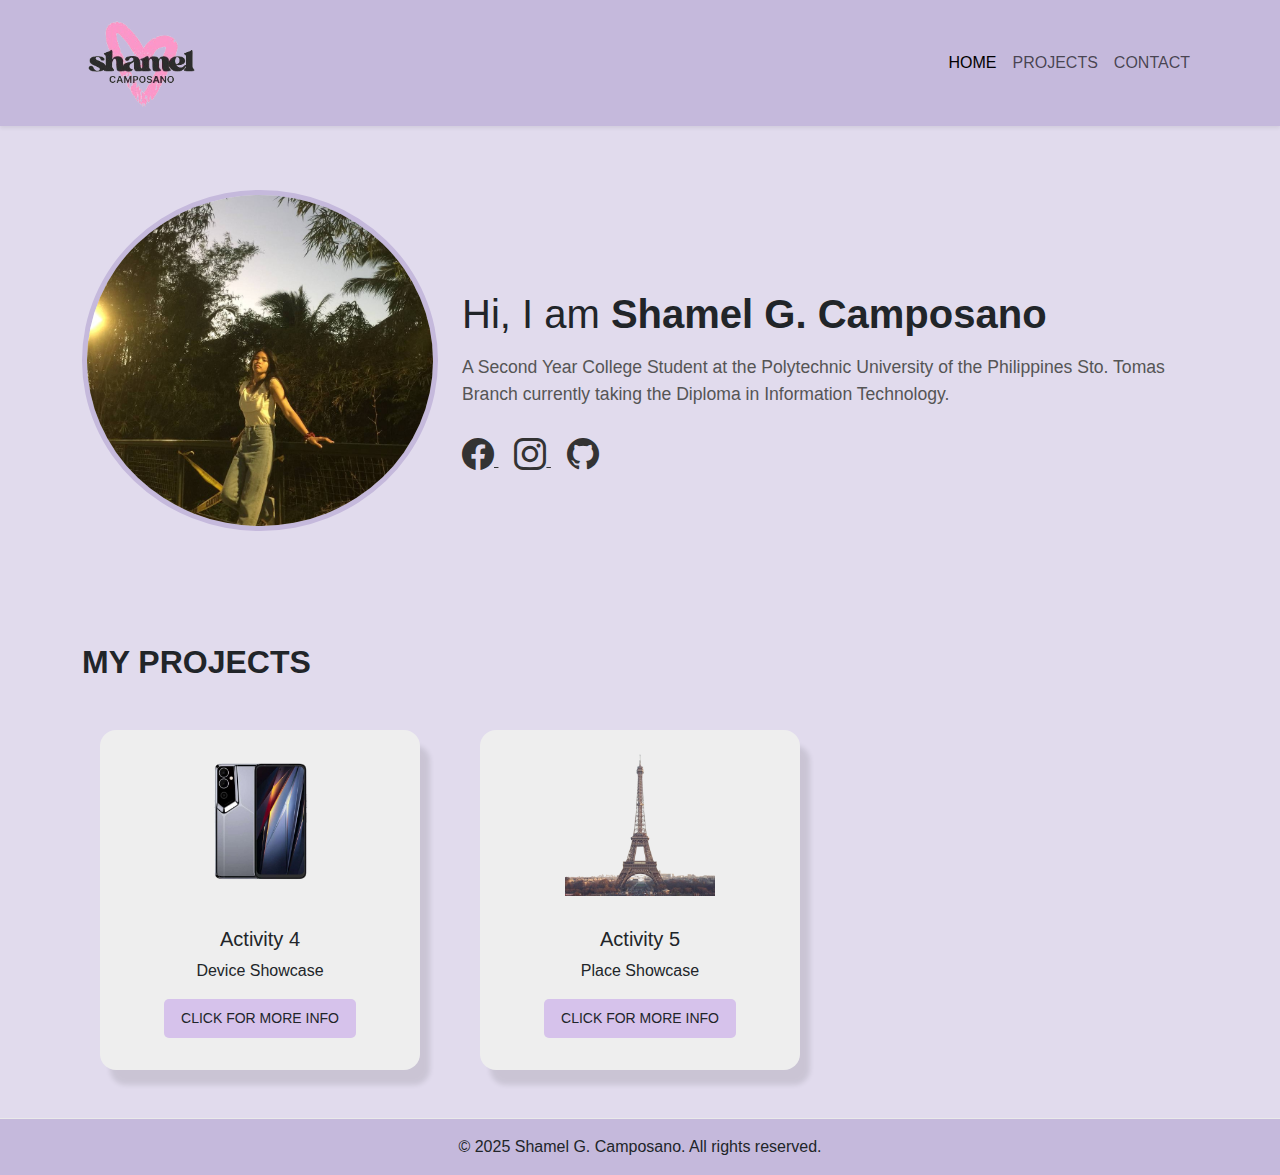
<file: index.html>
<!DOCTYPE html>
<html lang="en">

<head>
  <meta charset="UTF-8" />
  <meta name="viewport" content="width=device-width, initial-scale=1" />
  <title>Camposano Portfolio</title>
  <link rel="icon" href="icon.png">
  <link href="https://cdn.jsdelivr.net/npm/bootstrap@5.3.0/dist/css/bootstrap.min.css" rel="stylesheet" />
  <link rel="stylesheet" href="https://cdn.jsdelivr.net/npm/bootstrap-icons@1.10.5/font/bootstrap-icons.css" />
  <style>
    body {
      background-color: #C5B9DC;
      font-family: Arial, sans-serif;
    }

    .navbar {
      box-shadow: 0 0.125rem 0.25rem rgba(0, 0, 0, 0.075);
    }

    .navbar-brand {
      font-weight: bold;
      font-size: 1.75rem;
    }

    .hero-section {
      padding: 4rem 0;
      background-color: #E1DBED;
    }

    .hero-section h1 {
      font-size: 2.5rem;
    }

    .hero-section p {
      font-size: 1.1rem;
      color: #555;
    }

    .hero-img {
      max-width: 100%;
      height: auto;
      border-radius: 50%;
      border: 5px solid #C5B9DC;
    }

    .social-icons a {
      color: #333;
      transition: color 0.3s;
    }

    .social-icons a:hover {
      color: #C5B9DC;
    }

    .projects-section {
      padding: 3rem 0;
      background-color: #E1DBED;
    }

    .projects-section h2 {
      font-weight: 600;
      margin-bottom: 2.5rem;
    }

    .project-card {
      border: none;
      border-radius: 1rem;
      overflow: hidden;
      transition: transform 0.2s ease;
      box-shadow: 10px 15px 5px rgba(0, 0, 0, 0.1);
      background-color: #eeeeee;
      width: 100%;
      max-width: 320px;
      margin: 0 auto;
    }

    .project-card:hover {
      transform: translateY(-5px);
    }

    .project-image {
      width: 150px;
      height: auto;
      display: block;
      margin: 0 auto 15px auto;
    }

    .btn-custom {
      background-color: #d6c2eb;
      padding: 8px 16px;
      text-decoration: none;
      display: inline-block;
      border-radius: 5px;
      font-size: 14px;
    }

    .btn-custom:hover {
      background-color: #b8a3d6;
      transform: scale(1.05);
    }

    footer {
      background-color: #C5B9DC;
      padding: 1rem 0;
      border-top: 1px solid #eaeaea;
    }
  </style>
</head>

<body>
  <nav class="navbar navbar-expand-lg navbar-light">
    <div class="container">
      <a class="navbar-brand" href="#">
        <img src="logo.png" alt="Logo" style="height: 100px;">
      </a>
      <button class="navbar-toggler" type="button" data-bs-toggle="collapse" data-bs-target="#navbarContent"
        aria-controls="navbarContent" aria-expanded="false" aria-label="Toggle navigation">
        <span class="navbar-toggler-icon"></span>
      </button>
      <div class="collapse navbar-collapse" id="navbarContent">
        <ul class="navbar-nav ms-auto mb-2 mb-lg-0">
          <li class="nav-item">
            <a class="nav-link active" href="#home">HOME</a>
          </li>
          <li class="nav-item">
            <a class="nav-link" href="#projects">PROJECTS</a>
          </li>
          <li class="nav-item">
            <a class="nav-link" href="#contact">CONTACT</a>
          </li>
        </ul>
      </div>
    </div>
  </nav>
  <section class="hero-section" id="home">
    <div class="container">
      <div class="row align-items-center">
        <div class="col-md-4 text-center mb-4 mb-md-0">
          <img src="Shamel.png" alt="Shamel" class="hero-img" />
        </div>
        <div class="col-md-8 mt-5">
          <h1>Hi, I am <strong>Shamel G. Camposano</strong></h1>
          <p class="mt-3">
            A Second Year College Student at the Polytechnic University of the Philippines Sto. Tomas Branch currently
            taking the Diploma in Information Technology.</p>
          <div class="social-icons mt-4">
            <a href="https://web.facebook.com/shamel.cc" target="_blank" class="me-3">
              <i class="bi bi-facebook fs-2"></i>
            </a>
            <a href="https://www.instagram.com/frrshammyy/" target="_blank" class="me-3">
              <i class="bi bi-instagram fs-2"></i>
            </a>
            <a href="https://github.com/sgcamposano" target="_blank" class="me-3">
              <i class="bi bi-github fs-2"></i>
            </a>
          </div>
        </div>
      </div>
    </div>
  </section>
  <section class="projects-section" id="projects">
    <div class="container">
      <h2 class="text-left mb-5" style="font-weight: bold;">MY PROJECTS</h2>
      <div class="row g-4">
        <div class="col-md-4">
          <div class="card project-card text-center p-3">
            <img src="phone.png" class="project-image" alt="Activity 1" />
            <div class="card-body">
              <h5 class="card-title">Activity 4</h5>
              <p class="card-text">Device Showcase</p>
              <a href="A04/index.html" class="btn btn-custom">CLICK FOR MORE INFO</a>
            </div>
          </div>
        </div>
        <div class="col-md-4">
          <div class="card project-card text-center p-3">
            <img src="Place.png" class="project-image" alt="Activity 2" />
            <div class="card-body">
              <h5 class="card-title">Activity 5</h5>
              <p class="card-text">Place Showcase</p>
              <a href="A05/index.html" class="btn btn-custom">CLICK FOR MORE INFO</a>
            </div>
          </div>
        </div>

      </div>
    </div>
  </section>
  <footer class="text-center">
    <div class="container">
      <p class="mb-0">&copy; 2025 Shamel G. Camposano. All rights reserved.</p>
    </div>
  </footer>
  <script src="https://cdn.jsdelivr.net/npm/bootstrap@5.3.0/dist/js/bootstrap.bundle.min.js"></script>
</body>

</html>
</file>
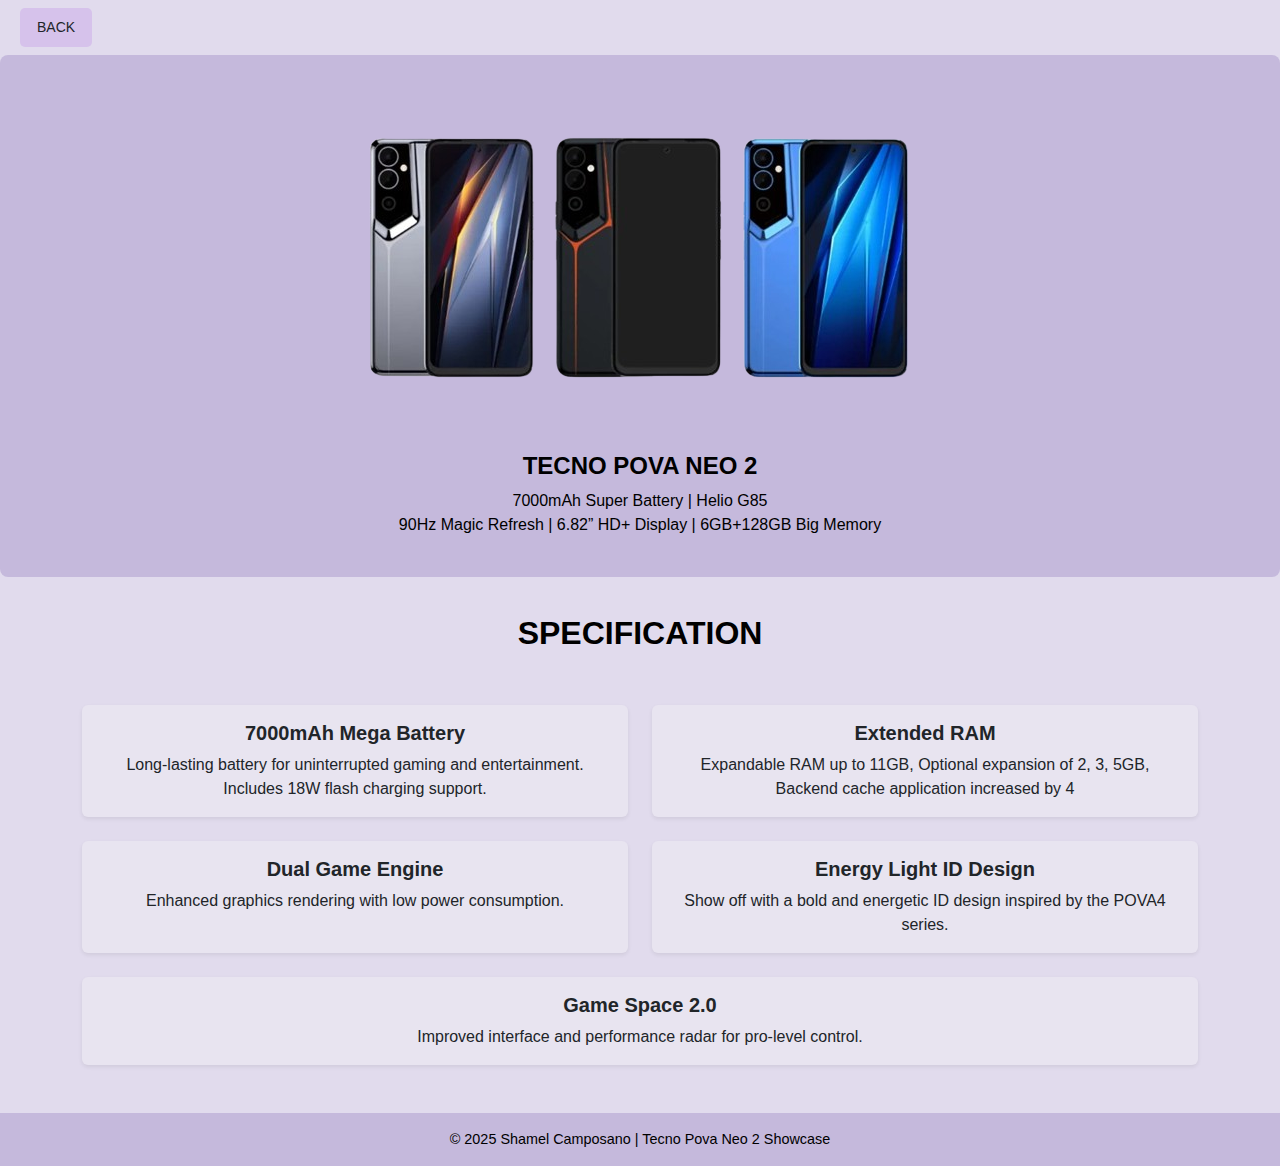
<file: A04/index.html>
<!DOCTYPE html>
<html lang="en">

<head>
  <meta charset="UTF-8" />
  <meta name="viewport" content="width=device-width, initial-scale=1.0" />
  <title>Activity 4</title>
  <link rel="icon" href="icon.png">
  <link href="https://cdn.jsdelivr.net/npm/bootstrap@5.3.0/dist/css/bootstrap.min.css" rel="stylesheet" />
  <style>
    body {
      font-family: Arial, sans-serif;
      background-color: #E1DBED;
    }

    .spec-title {
      font-size: 2rem;
      font-weight: bold;
      margin-top: 2rem;
      text-align: center;
      color: #000000;
    }

    .spec-section h5 {
      font-weight: bold;
      margin-bottom: 0.5rem;
    }

    .bg-header {
      background-color: #C5B9DC;
    }

    .btn-custom {
      background-color: #d6c2eb;
      padding: 8px 16px;
      text-decoration: none;
      display: inline-block;
      border-radius: 5px;
      font-size: 14px;
    }

    .btn-custom:hover {
      background-color: #b8a3d6;
      transform: scale(1.05);
    }

    .footer-container {
      background-color: #C5B9DC;
      padding: 1rem 0;
    }

    .footer {
      text-align: center;
      font-size: 0.9rem;
      color: #000000;
    }
  </style>
</head>

<body>
  <div class="container mt-2 mb-2 ms-2">
    <button class="btn btn-custom" onclick="history.back()">BACK</button>
  </div>
  <div class="container-fluid bg-header rounded-3 py-4">
    <div class="text-center text-black">
      <img src="Phone.png" class="img-fluid mb-3" alt="TECNO POVA NEO 2">
      <h4 class="fw-bold">TECNO POVA NEO 2</h4>
      <p>7000mAh Super Battery | Helio G85<br>90Hz Magic Refresh | 6.82” HD+ Display | 6GB+128GB Big Memory</p>
    </div>
  </div>
  <div class="spec-title">SPECIFICATION</div>
  <div class="container my-5">
    <div class="row g-4">
      <div class="col-12 col-md-6">
        <div class="card border-0 shadow-sm h-100" style="background-color: #e8e4f0;">
          <div class="card-body text-center">
            <h5 class="card-title"><b>7000mAh Mega Battery</b></h5>
            <p class="card-text">Long-lasting battery for uninterrupted gaming and entertainment. Includes 18W flash
              charging support.</p>
          </div>
        </div>
      </div>
      <div class="col-12 col-md-6">
        <div class="card border-0 shadow-sm h-100" style="background-color: #e8e4f0;">
          <div class="card-body text-center">
            <h5 class="card-title"><b>Extended RAM</b></h5>
            <p class="card-text">Expandable RAM up to 11GB, Optional expansion of 2, 3, 5GB, Backend cache application
              increased by 4</p>
          </div>
        </div>
      </div>
      <div class="col-12 col-md-6">
        <div class="card border-0 shadow-sm h-100" style="background-color: #e8e4f0;">
          <div class="card-body text-center">
            <h5 class="card-title"><b>Dual Game Engine</b></h5>
            <p class="card-text">Enhanced graphics rendering with low power consumption.</p>
          </div>
        </div>
      </div>
      <div class="col-12 col-md-6">
        <div class="card border-0 shadow-sm h-100" style="background-color: #e8e4f0;">
          <div class="card-body text-center">
            <h5 class="card-title"><b>Energy Light ID Design</b></h5>
            <p class="card-text">Show off with a bold and energetic ID design inspired by the POVA4 series.</p>
          </div>
        </div>
      </div>
      <div class="col-12">
        <div class="card border-0 shadow-sm h-100" style="background-color: #e8e4f0;">
          <div class="card-body text-center">
            <h5 class="card-title"><b>Game Space 2.0</b></h5>
            <p class="card-text">Improved interface and performance radar for pro-level control.</p>
          </div>
        </div>
      </div>
    </div>
  </div>
  <div class="footer-container">
    <div class="container">
      <div class="footer">
        © 2025 Shamel Camposano | Tecno Pova Neo 2 Showcase
      </div>
    </div>
  </div>
  <script src="https://cdn.jsdelivr.net/npm/bootstrap@5.3.0/dist/js/bootstrap.bundle.min.js"></script>
</body>

</html>
</file>
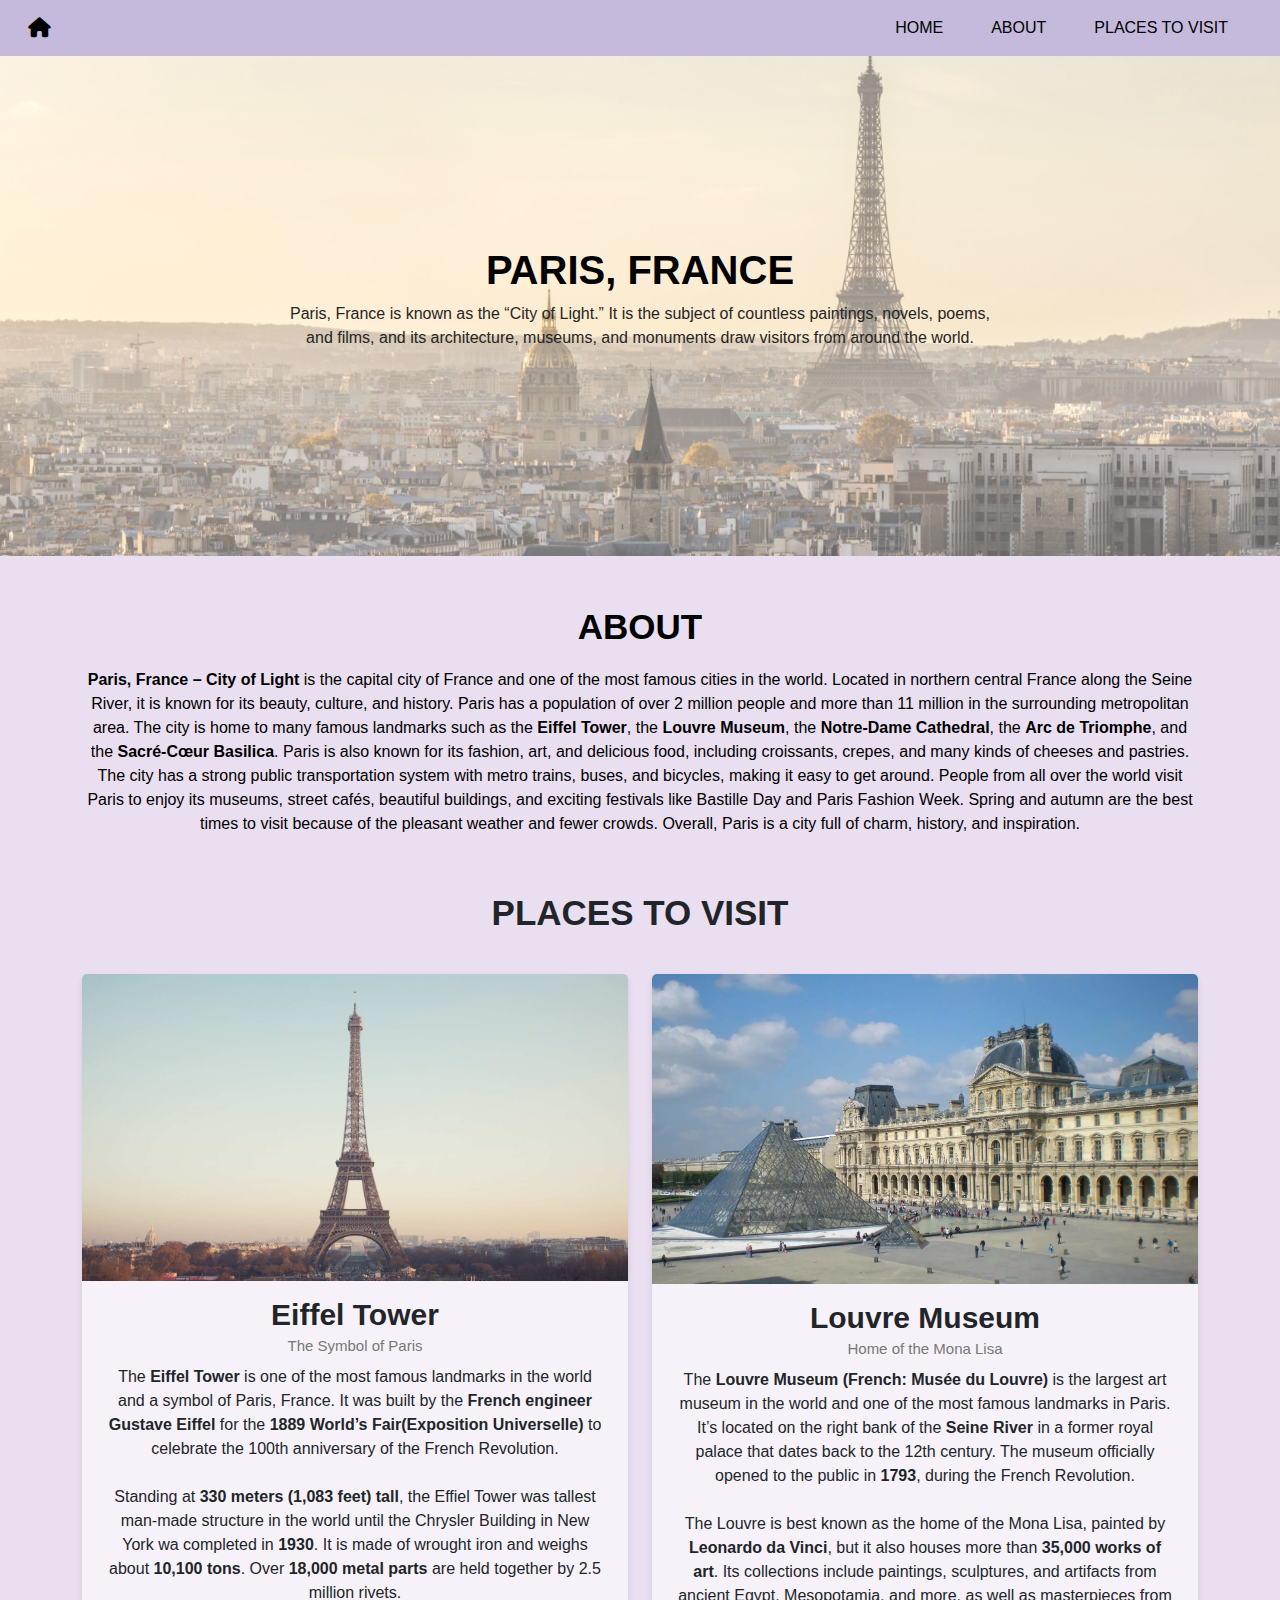
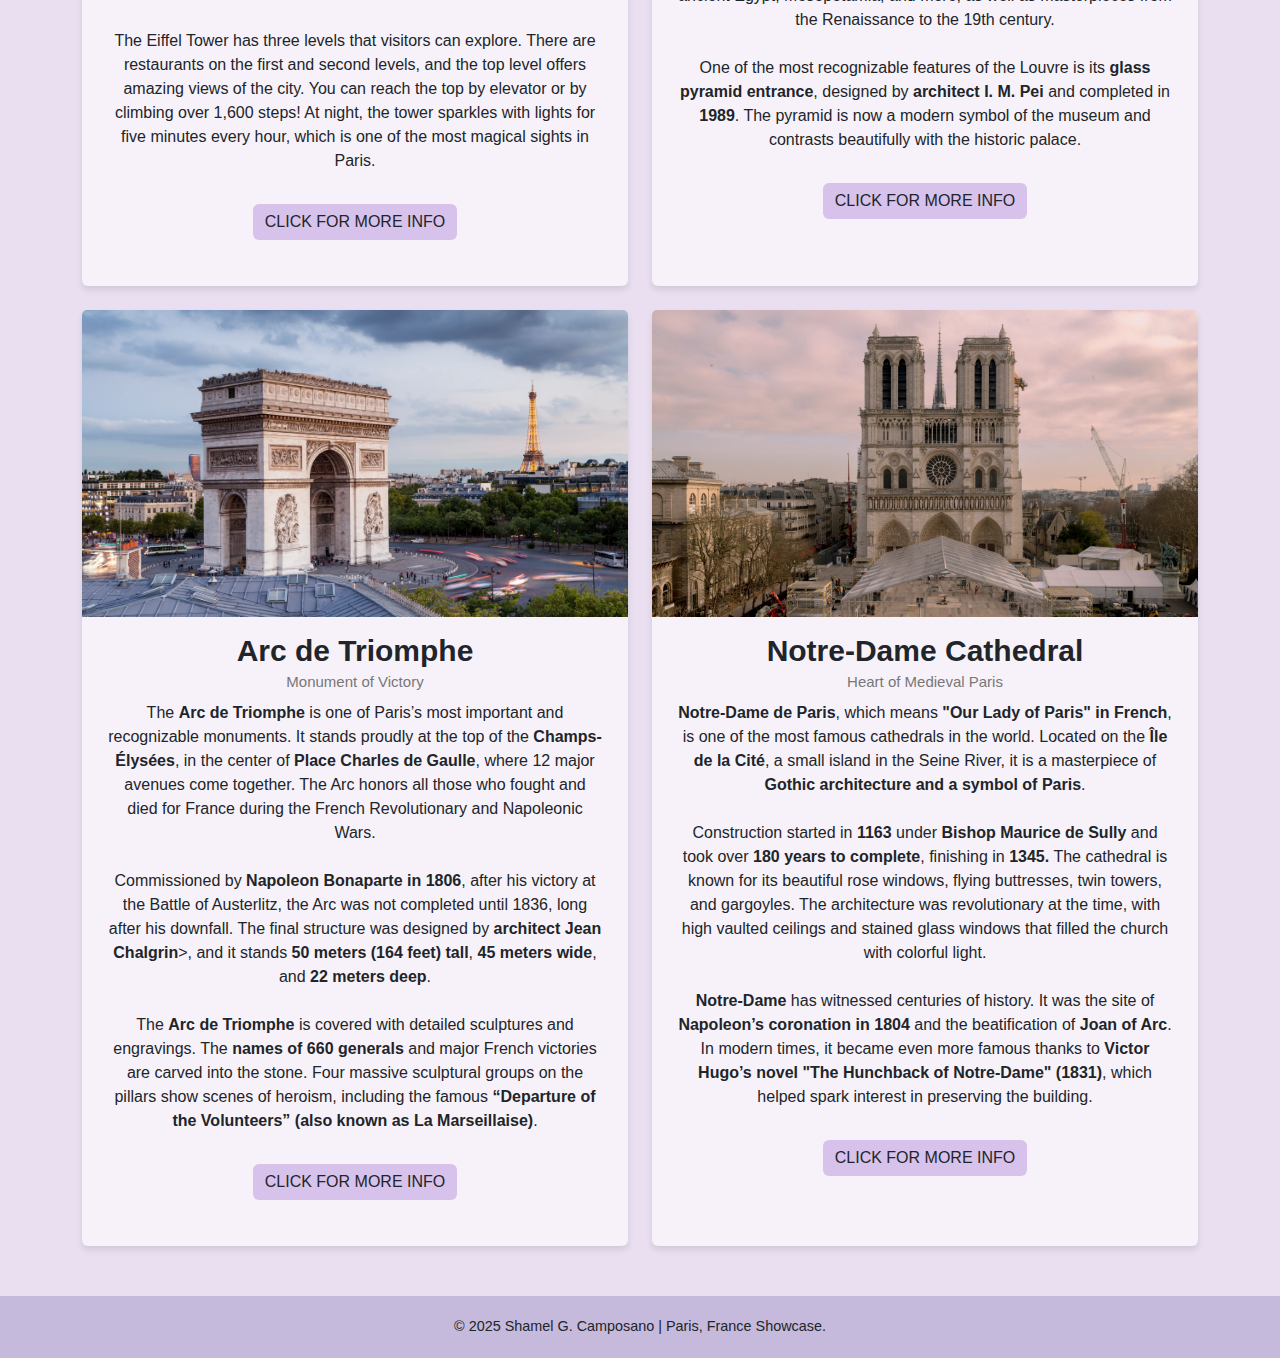
<file: A05/index.html>
<!DOCTYPE html>
<html lang="en">

<head>
  <meta charset="UTF-8">
  <meta name="viewport" content="width=device-width, initial-scale=1">
  <title>Activity 5</title>
  <link rel="icon" href="icon.png">
  <link href="https://cdn.jsdelivr.net/npm/bootstrap@5.3.3/dist/css/bootstrap.min.css" rel="stylesheet">
  <link href="https://cdnjs.cloudflare.com/ajax/libs/font-awesome/6.0.0-beta3/css/all.min.css" rel="stylesheet">
  <style>
    body {
      font-family: 'Arial', sans-serif;
      background-color: #e9dff0;
    }
      
    .navbar {
      background-color: #C5B9DC;
    }

    .navbar a,
    .navbar .nav-link,
    .navbar-brand i {
      color: rgb(0, 0, 0) !important;
    }

    .header {
      background-image: url(Paris.png);
      background-size: cover;
      background-position: center;
      min-height: 500px;
      color: rgb(0, 0, 0);
      display: flex;
      flex-direction: column;
      justify-content: center;
      align-items: center;
      text-align: center;
      padding: 20px;
    }

    .header h1 {
      font-weight: bold;
    }

    .header p {
      max-width: 700px;
      color: #252525;
    }

    .about-section {
      padding: 50px 15px;
      background-color: #e9dff0;
      color: black;
      text-align: center;
    }

    .about-section h2 {
      font-weight: bold;
      margin-bottom: 20px;
      font-size: 35px;
    }

    .about-section p {
      text-align: center;
      margin-bottom: 5px;
    }

    h1.section-title {
      font-weight: bold;
      text-align: center;
      margin: 40px 0;
      font-size: 35px;
      margin-top: 1px;
    }

    .card {
      background-color: #f7f2fa;
      border: none;
      box-shadow: 0 4px 6px rgba(0, 0, 0, 0.1);
      margin-bottom: 30px;
      transition: transform 0.4s ease, box-shadow 0.4s ease;
    }

    .card:hover {
      transform: scale(1.03);
      box-shadow: 0 8px 16px rgba(0, 0, 0, 0.2);
    }

    .card-title {
      font-weight: bold;
      text-align: center;
      font-size: 30px;
    }

    .card-subtitle {
      font-size: 15px;
      color: #777;
      margin-bottom: 10px;
      text-align: center;
    }
    .card-text{
      text-align: center;
      padding-left: 10px;
      padding-right: 10px;
    }
    .btn-custom {
      margin-top: 15px;
      background-color: #d6c2eb;
      border: none;
      transition: all 0.3s ease-in-out;
    }

    .btn-custom:hover {
      background-color: #b8a3d6;
      transform: scale(1.05);
    }

    footer {
      text-align: center;
      padding: 20px;
      background-color: #C5B9DC;
      font-size: 0.9rem;
      margin-top: 50px;
    }

    @media (max-width: 768px) {
      .header {
        min-height: 300px;
      }

      .header h1 {
        font-size: 2rem;
      }

      .header p {
        font-size: 1rem;
        padding: 0 20px;
      }

      .about-section h2 {
        font-size: 28px;
      }

      .card-title {
        font-size: 1.5rem;
      }
    }
  </style>
</head>

<body>

  <nav class="navbar navbar-expand-lg px-3">
    <div class="container-fluid">
      <a class="navbar-brand" href="../index.html"><i class="fas fa-home"></i></a>
      <button class="navbar-toggler" type="button" data-bs-toggle="collapse" data-bs-target="#navbarNav">
        <span class="navbar-toggler-icon"></span>
      </button>
      <div class="collapse navbar-collapse ms-auto" id="navbarNav">
        <ul class="navbar-nav ms-auto">
          <li class="nav-item px-3"><a class="nav-link" href="#">HOME</a></li>
          <li class="nav-item px-3"><a class="nav-link" href="#">ABOUT</a></li>
          <li class="nav-item px-3"><a class="nav-link" href="#">PLACES TO VISIT</a></li>
        </ul>
      </div>
    </div>
  </nav>

  <div class="header">
    <h1>PARIS, FRANCE</h1>
    <p>Paris, France is known as the “City of Light.” It is the subject of countless paintings, novels, poems, and films, and its architecture, museums, and monuments draw visitors from around the world.</p>
  </div>

  <div class="about-section container">
    <h2>ABOUT</h2>
    <p><strong>Paris, France – City of Light</strong> is the capital city of France and one of the most famous cities in the world. 
      Located in northern central France along the Seine River, it is known for its beauty, culture, and history. 
      Paris has a population of over 2 million people and more than 11 million in the surrounding metropolitan area. 
      The city is home to many famous landmarks such as the <strong>Eiffel Tower</strong>, the <strong>Louvre Museum</strong>, the <strong>Notre-Dame Cathedral</strong>, the <strong>Arc de Triomphe</strong>, and the <strong>Sacré-Cœur Basilica</strong>. 
      Paris is also known for its fashion, art, and delicious food, including croissants, crepes, and many kinds of cheeses and pastries. 
      The city has a strong public transportation system with metro trains, buses, and bicycles, making it easy to get around. 
      People from all over the world visit Paris to enjoy its museums, street cafés, beautiful buildings, and exciting festivals like Bastille Day and Paris Fashion Week. 
      Spring and autumn are the best times to visit because of the pleasant weather and fewer crowds. Overall, Paris is a city full of charm, history, and inspiration.</p>
  </div>

  <div class="container">
    <h1 class="section-title">PLACES TO VISIT</h1>
    <div class="row row-cols-1 row-cols-md-2 g-4">

      <div class="col">
        <div class="card h-100">
          <img src="EffielTower.png" class="card-img-top img-fluid" alt="Eiffel Tower">
          <div class="card-body">
            <h5 class="card-title">Eiffel Tower</h5>
            <h6 class="card-subtitle">The Symbol of Paris</h6>
            <p class="card-text">The <strong>Eiffel Tower</strong> is one of the most famous landmarks in the world and a symbol of Paris, France. 
              It was built by the <strong>French engineer Gustave Eiffel</strong> for the <strong>1889 World’s Fair(Exposition Universelle)</strong> to celebrate the 100th anniversary of the French Revolution.
              <br><br>Standing at <strong>330 meters (1,083 feet) tall</strong>, the Effiel Tower was tallest man-made structure in the world until the Chrysler Building in New York wa completed in <strong>1930</strong>.
              It is made of wrought iron and weighs about <strong>10,100 tons</strong>. Over <strong>18,000 metal parts</strong> are held together by <storng>2.5 million rivets</storng>.
              <br><br>The Eiffel Tower has three levels that visitors can explore. There are restaurants on the first and second levels, and the top level offers amazing views of the city. 
              You can reach the top by elevator or by climbing over 1,600 steps! At night, the tower sparkles with lights for five minutes every hour, which is one of the most magical sights in Paris.</p>
              <div class="text-center">
                <a href="https://en.wikipedia.org/wiki/Eiffel_Tower" class="btn btn-custom">CLICK FOR MORE INFO</a>
              </div>
          </div>
        </div>
      </div>

      <div class="col">
        <div class="card h-100">
          <img src="LouvreMuseum.png" class="card-img-top img-fluid" alt="Louvre Museum">
          <div class="card-body">
            <h5 class="card-title">Louvre Museum</h5>
            <h6 class="card-subtitle">Home of the Mona Lisa</h6>
           <p class="card-text">The <strong>Louvre Museum (French: Musée du Louvre)</strong> is the largest art museum in the world and one of the most famous landmarks in Paris. 
            It’s located on the right bank of the <strong>Seine River</strong> in a former royal palace that dates back to the 12th century.
            The museum officially opened to the public in <strong>1793</strong>, during the French Revolution.
            <br><br>The Louvre is best known as the <strong></strong>home of the Mona Lisa</strong>, painted by <strong>Leonardo da Vinci</strong>, but it also houses more than <strong>35,000 works of art</strong>. 
            Its collections include paintings, sculptures, and artifacts from ancient Egypt, Mesopotamia, and more, as well as masterpieces from the Renaissance to the 19th century.
            <br><br>One of the most recognizable features of the Louvre is its <strong>glass pyramid entrance</strong>, designed by <strong>architect I. M. Pei</strong> and completed in <strong>1989</strong>. 
            The pyramid is now a modern symbol of the museum and contrasts beautifully with the historic palace.</p>
            <div class="text-center">
              <a href="https://en.wikipedia.org/wiki/Louvre" class="btn btn-custom">CLICK FOR MORE INFO</a>
            </div>
          </div>
        </div>
      </div>

      <div class="col">
        <div class="card h-100">
          <img src="ArcdeTriomphe.png" class="card-img-top img-fluid" alt="Arc de Triomphe">
          <div class="card-body">
            <h5 class="card-title">Arc de Triomphe</h5>
            <h6 class="card-subtitle">Monument of Victory</h6>
            <p class="card-text">The <strong>Arc de Triomphe</strong> is one of Paris’s most important and recognizable monuments. 
              It stands proudly at the top of the <strong>Champs-Élysées</strong>, in the center of <strong>Place Charles de Gaulle</strong>, where 12 major avenues come together.
              The Arc honors all those who fought and died for France during the French Revolutionary and Napoleonic Wars.
              <br><br>Commissioned by <strong>Napoleon Bonaparte in 1806</strong>,  after his victory at the Battle of Austerlitz, the Arc was not completed until 1836, long after his downfall.
              The final structure was designed by <strong>architect Jean Chalgrin</strong>>, and it stands <strong>50 meters (164 feet) tall</strong>, <strong>45 meters wide</strong>, and <strong>22 meters deep</strong>.
              <br><br>The <strong>Arc de Triomphe</strong> is covered with detailed sculptures and engravings. 
              The <strong>names of 660 generals</strong> and major French victories are carved into the stone. 
              Four massive sculptural groups on the pillars show scenes of heroism, including the famous <strong>“Departure of the Volunteers” (also known as La Marseillaise)</strong>.</p>
              <div class="text-center">
                <a href="https://en.wikipedia.org/wiki/Arc_de_Triomphe" class="btn btn-custom">CLICK FOR MORE INFO</a>
              </div>
          </div>
        </div>
      </div>

      <div class="col">
        <div class="card h-100">
          <img src="NotreDame.png" class="card-img-top img-fluid" alt="Notre-Dame Cathedral">
          <div class="card-body">
            <h5 class="card-title">Notre-Dame Cathedral</h5>
            <h6 class="card-subtitle">Heart of Medieval Paris</h6>
            <p class="card-text"><strong>Notre-Dame de Paris</strong>, which means <strong>"Our Lady of Paris" in French</strong>, is one of the most famous cathedrals in the world.
              Located on the <strong>Île de la Cité</strong>,  a small island in the Seine River, it is a masterpiece of <strong>Gothic architecture and a symbol of Paris</strong>.
              <br><br>Construction started in <strong>1163</strong> under <strong>Bishop Maurice de Sully</strong> and took over <strong>180 years to complete</strong>, finishing in <strong>1345.</strong>
              The cathedral is known for its beautiful rose windows, flying buttresses, twin towers, and gargoyles. 
              The architecture was revolutionary at the time, with high vaulted ceilings and stained glass windows that filled the church with colorful light.
              <br><br><strong>Notre-Dame</strong> has witnessed centuries of history. It was the site of <strong>Napoleon’s coronation in 1804</strong> and the beatification of <strong>Joan of Arc</strong>. 
              In modern times, it became even more famous thanks to <strong>Victor Hugo’s novel "The Hunchback of Notre-Dame" (1831)</strong>, which helped spark interest in preserving the building.</p>
              <div class="text-center">
                <a href="https://en.wikipedia.org/wiki/Notre-Dame_de_Paris" class="btn btn-custom">CLICK FOR MORE INFO</a>
              </div>
          </div>
        </div>
      </div>

    </div>
  </div>

  <footer>
    © 2025 Shamel G. Camposano | Paris, France Showcase.
  </footer>

  <script src="https://cdn.jsdelivr.net/npm/bootstrap@5.3.3/dist/js/bootstrap.bundle.min.js"></script>
</body>

</html>
</file>
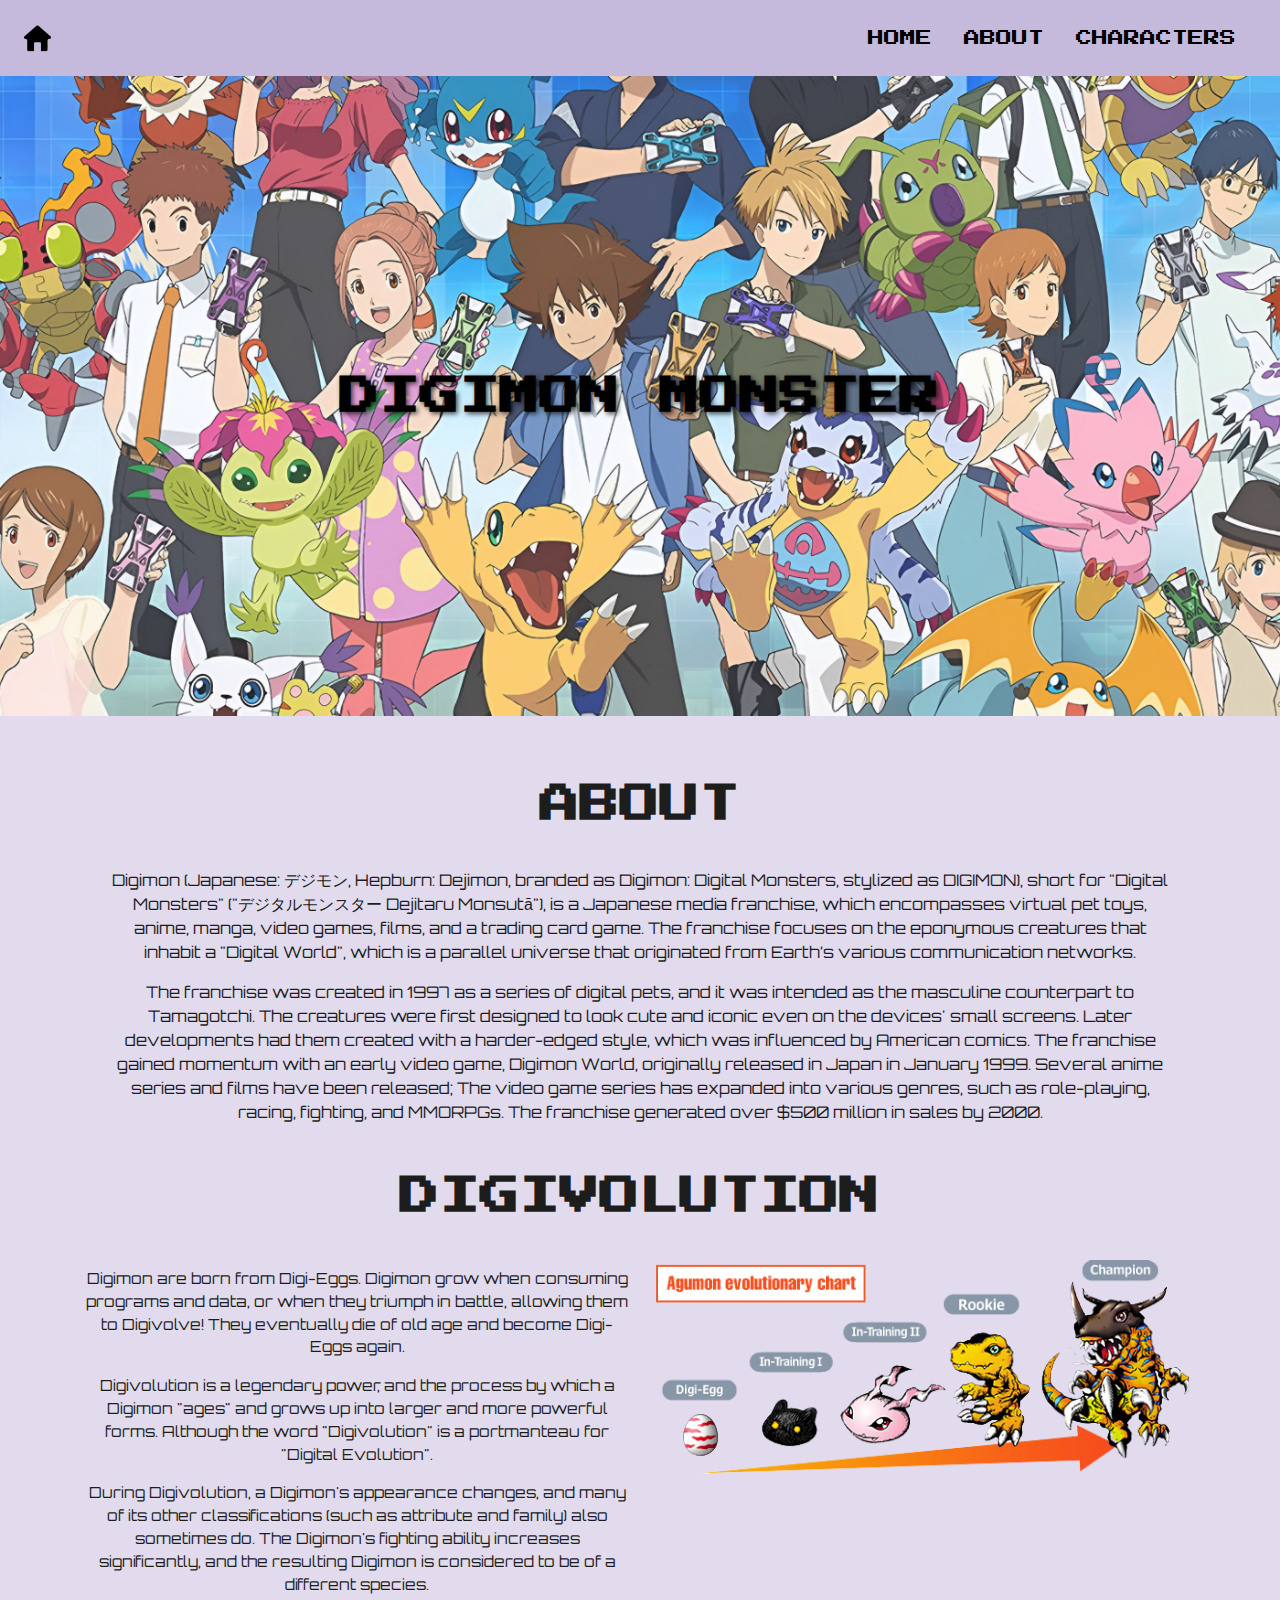
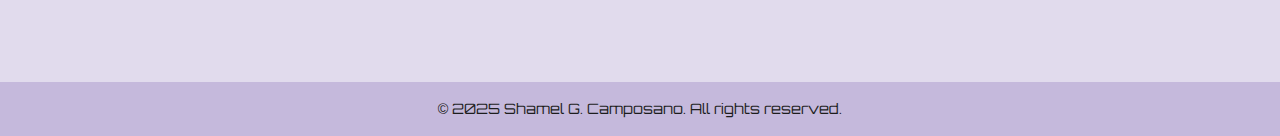
<file: A07/index.html>
<!DOCTYPE html>
<html lang="en">

<head>
  <meta charset="UTF-8" />
  <meta name="viewport" content="width=device-width, initial-scale=1" />
  <title>A07 | Digimon</title>
  <link rel="icon" href="icon.png">
  <link href="https://cdn.jsdelivr.net/npm/bootstrap@5.3.3/dist/css/bootstrap.min.css" rel="stylesheet" />
  <link rel="preconnect" href="https://fonts.googleapis.com" />
  <link rel="preconnect" href="https://fonts.gstatic.com" crossorigin />
  <link
    href="https://fonts.googleapis.com/css2?family=Bebas+Neue&family=Iceberg&family=Orbitron:wght@400..900&family=Press+Start+2P&display=swap"
    rel="stylesheet" />

  <style>
    body {
      background-color: #e1dbed;
      font-family: "Orbitron", sans-serif;
      color: #1d1d1d;
    }

    .navbar {
      background-color: #c5b9dc;
      font-family: "Press Start 2P", sans-serif;
    }

    .nav-link {
      color: #000000;
      text-decoration: none;
    }

    .nav-link:hover,
    .nav-link:focus,
    .nav-link.active {
      color: #000000;
      text-decoration: none;
      background-color: transparent;
    }

    .hero-container {
      position: relative;
      width: 100%;
      height: auto;
    }

    .hero-img {
      width: 100%;
      height: auto;
      opacity: 0.9;
    }

    .hero-text {
      position: absolute;
      top: 50%;
      left: 50%;
      transform: translate(-50%, -50%);
      color: rgb(0, 0, 0);
      font-family: 'Press Start 2P', sans-serif;
      text-shadow: 2px 2px 5px rgba(0, 0, 0, 0.7);
      /* Remove font-size here to use Bootstrap classes instead */
    }


    .section-title {
      font-weight: bold;
      text-align: center;
      margin: 2rem 0 1rem;
      font-family: "Press Start 2P", sans-serif;
    }

    footer {
      text-align: center;
      padding: 1rem;
      font-size: 0.9rem;
      background-color: #c5b9dc;
      margin-top: 70px;
    }

    .digivolution-img {
      max-width: 100%;
      height: auto;
    }

    .digivolution-text {
      font-size: 0.95rem;
    }
  </style>
</head>

<body>
  <header class="container-fluid p-0" id="mainHeader">
    <nav class="navbar navbar-expand-lg navbar-light w-100">
      <div class="container-fluid">
        <a class="navbar-brand" href="../index.html">
          <img src="home-icon.png" alt="Home" class="home-icon" style="width: 50px;" />
        </a>
        <button class="navbar-toggler" type="button" data-bs-toggle="collapse" data-bs-target="#navbarNav"
          aria-controls="navbarNav" aria-expanded="false" aria-label="Toggle navigation">
          <span class="navbar-toggler-icon"></span>
        </button>
        <div class="collapse navbar-collapse justify-content-end align-items-center" id="navbarNav">
          <ul class="navbar-nav me-3">
            <li class="nav-item">
              <a class="nav-link px-3" href="#home">HOME</a>
            </li>
            <li class="nav-item">
              <a class="nav-link px-3" href="#about">ABOUT</a>
            </li>
            <li class="nav-item">
              <a class="nav-link px-3" href="Character.html">CHARACTERS</a>
            </li>
          </ul>
        </div>
      </div>
    </nav>
  </header>

  <div class="container-fluid p-0" id="home">
    <div class="hero-container text-center">
      <img src="DigimonBG.png" alt="Digimon Banner" class="hero-img" />
      <div class="hero-text fw-bold text-center text-uppercase fs-1 fs-sm-2 fs-md-2 fs-lg-3 fs-xl-4">
        DIGIMON MONSTER
      </div>

    </div>
  </div>

  <section class="container text-center px-3 pt-3" id="about">
    <h2 class="section-title py-3 pb-4 fs-1">ABOUT</h2>
    <p class="px-3 mx-1">
      Digimon (Japanese: デジモン, Hepburn: Dejimon, branded as Digimon: Digital Monsters, stylized as DIGIMON), short for
      "Digital Monsters" ("デジタルモンスター Dejitaru Monsutā"), is a Japanese media franchise, which encompasses virtual pet
      toys, anime, manga, video games, films, and a trading card game. The franchise focuses on the eponymous creatures that inhabit a
      "Digital World", which is a parallel universe that originated from Earth’s various communication networks.
    </p>
    <p class="px-3 mx-1">
      The franchise was created in 1997 as a series of digital pets, and it was intended as the masculine counterpart to
      Tamagotchi. The creatures were first designed to look cute and iconic even on the devices' small screens. Later
      developments had them created with a harder-edged style, which was influenced by American comics. The franchise gained momentum
      with an early video game, Digimon World, originally released in Japan in January 1999. Several anime series and films have been released; The video game
      series has expanded into various genres, such as role-playing, racing, fighting, and MMORPGs. The franchise generated over $500 million in sales by 2000.
    </p>
  </section>

  <section class="container px-3">
    <h2 class="section-title py-3 pb-4 fs-1">DIGIVOLUTION</h2>
    <div class="row">
      <div class="col-12 col-md-6 digivolution-text text-center pt-2">
        <p>
          Digimon are born from Digi-Eggs. Digimon grow when consuming programs and data, or when they triumph in
          battle, allowing them to Digivolve! They eventually die of old age and become Digi-Eggs again.
        </p>
        <p>
          Digivolution is a legendary power, and the process by which a Digimon "ages" and grows up into larger and
          more powerful forms. Although the word "Digivolution" is a portmanteau for "Digital Evolution".
        </p>
        <p>
          During Digivolution, a Digimon's appearance changes, and many of its other classifications (such as attribute
          and family) also sometimes do. The Digimon's fighting ability increases significantly, and the resulting
          Digimon is considered to be of a
          different species.
        </p>
      </div>
      <div class="col-12 col-md-6 px-3">
        <img src="Digivolution.png" alt="Digivolution" class="img-fluid digivolution-img" />
      </div>
    </div>
  </section>

  <footer id="mainFooter">
    © 2025 Shamel G. Camposano. All rights reserved.
  </footer>

  <!-- Bootstrap Bundle JS -->
  <script src="https://cdn.jsdelivr.net/npm/bootstrap@5.3.3/dist/js/bootstrap.bundle.min.js"></script>
</body>

</html>
</file>
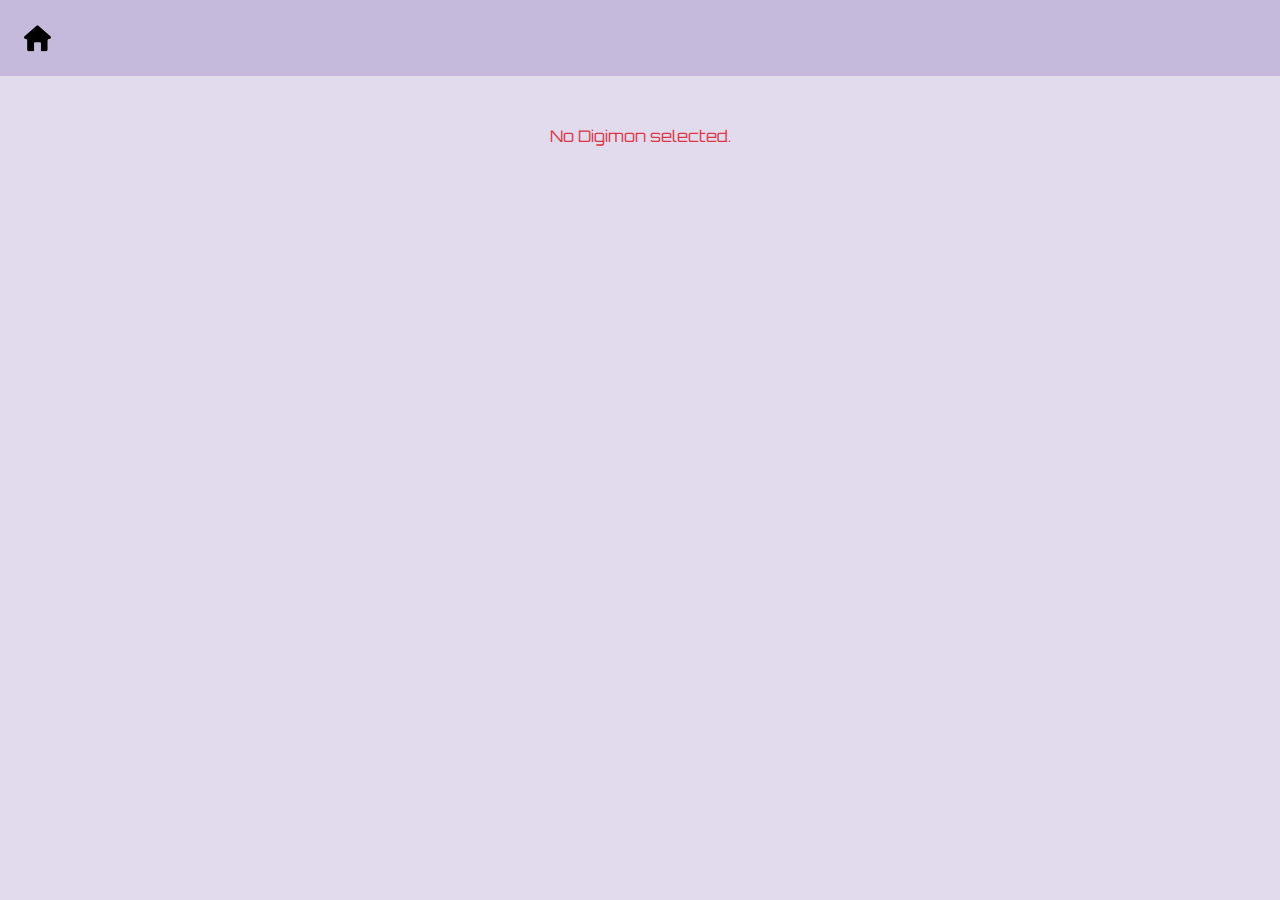
<file: A07/view.html>
<!DOCTYPE html>
<html lang="en">

<head>
  <meta charset="UTF-8" />
  <title>Digimon Details</title>
  <link rel="icon" href="icon.png" />
  <meta name="viewport" content="width=device-width, initial-scale=1" />
  <link href="https://cdn.jsdelivr.net/npm/bootstrap@5.3.0/dist/css/bootstrap.min.css" rel="stylesheet" />
  <link href="https://fonts.googleapis.com/css2?family=Bebas+Neue&family=Iceberg&family=Orbitron:wght@400..900&family=Press+Start+2P&display=swap" rel="stylesheet" />

  <style>
    body {
      background-color: #e1dbed;
      font-family: 'Orbitron', sans-serif;
    }

    .header {
      padding: 20px 0;
      text-align: center;
      font-family: 'Press Start 2P', sans-serif;
    }

    .home-icon {
      width: 50px;
    }

    .card {
      background-color: #fff;
      border-radius: 12px;
      border: 2px solid #a086c9;
      box-shadow: 0 0 20px rgba(145, 103, 196, 0.5);
      transition: transform 0.3s ease, box-shadow 0.3s ease;
      cursor: pointer;
    }

    .card:hover {
      transform: scale(1.02);
    }

    .card-img-top {
      height: 250px;
      object-fit: contain;
      padding: 10px;
    }

    .back-btn {
      font-family: 'Press Start 2P', sans-serif;
    }
  </style>
</head>

<body class="d-flex flex-column min-vh-100">

  <header class="container-fluid p-0" style="background-color: #c5b9dc;">
    <nav class="navbar navbar-expand-lg navbar-light w-100">
      <div class="container-fluid">
        <a class="navbar-brand" href="Character.html">
          <img src="home-icon.png" alt="Home" class="home-icon" />
        </a>
      </div>
    </nav>
  </header>

  <div class="container my-5">
    <div id="digimonDetails" class="row justify-content-center"></div>
  </div>

  <script>
    async function loadDigimonDetails() {
      const params = new URLSearchParams(window.location.search);
      const name = params.get('name');

      if (!name) {
        document.getElementById('digimonDetails').innerHTML = '<p class="text-center text-danger">No Digimon selected.</p>';
        return;
      }

      try {
        const response = await fetch('https://digimon-api.vercel.app/api/digimon');
        const data = await response.json();
        const digimon = data.find(d => d.name.toLowerCase() === name.toLowerCase());

        if (!digimon) {
          document.getElementById('digimonDetails').innerHTML = '<p class="text-center text-danger">Digimon not found.</p>';
          return;
        }

        const detailHTML = `
          <div class="col-md-6 col-lg-4">
            <div class="card text-center p-3">
              <img src="${digimon.img}" class="card-img-top" alt="${digimon.name}">
              <div class="card-body">
                <h3 class="card-title" style="font-family: 'Press Start 2P';">${digimon.name}</h3>
                <p class="card-text fs-5">Level: <strong>${digimon.level}</strong></p>
              </div>
            </div>
          </div>
        `;

        document.getElementById('digimonDetails').innerHTML = detailHTML;

      } catch (error) {
        console.error("Error loading Digimon details:", error);
        document.getElementById('digimonDetails').innerHTML = '<p class="text-center text-danger">Failed to load data.</p>';
      }
    }

    loadDigimonDetails();
  </script>

  <script src="https://cdn.jsdelivr.net/npm/bootstrap@5.3.0/dist/js/bootstrap.bundle.min.js"></script>
</body>

</html>
</file>
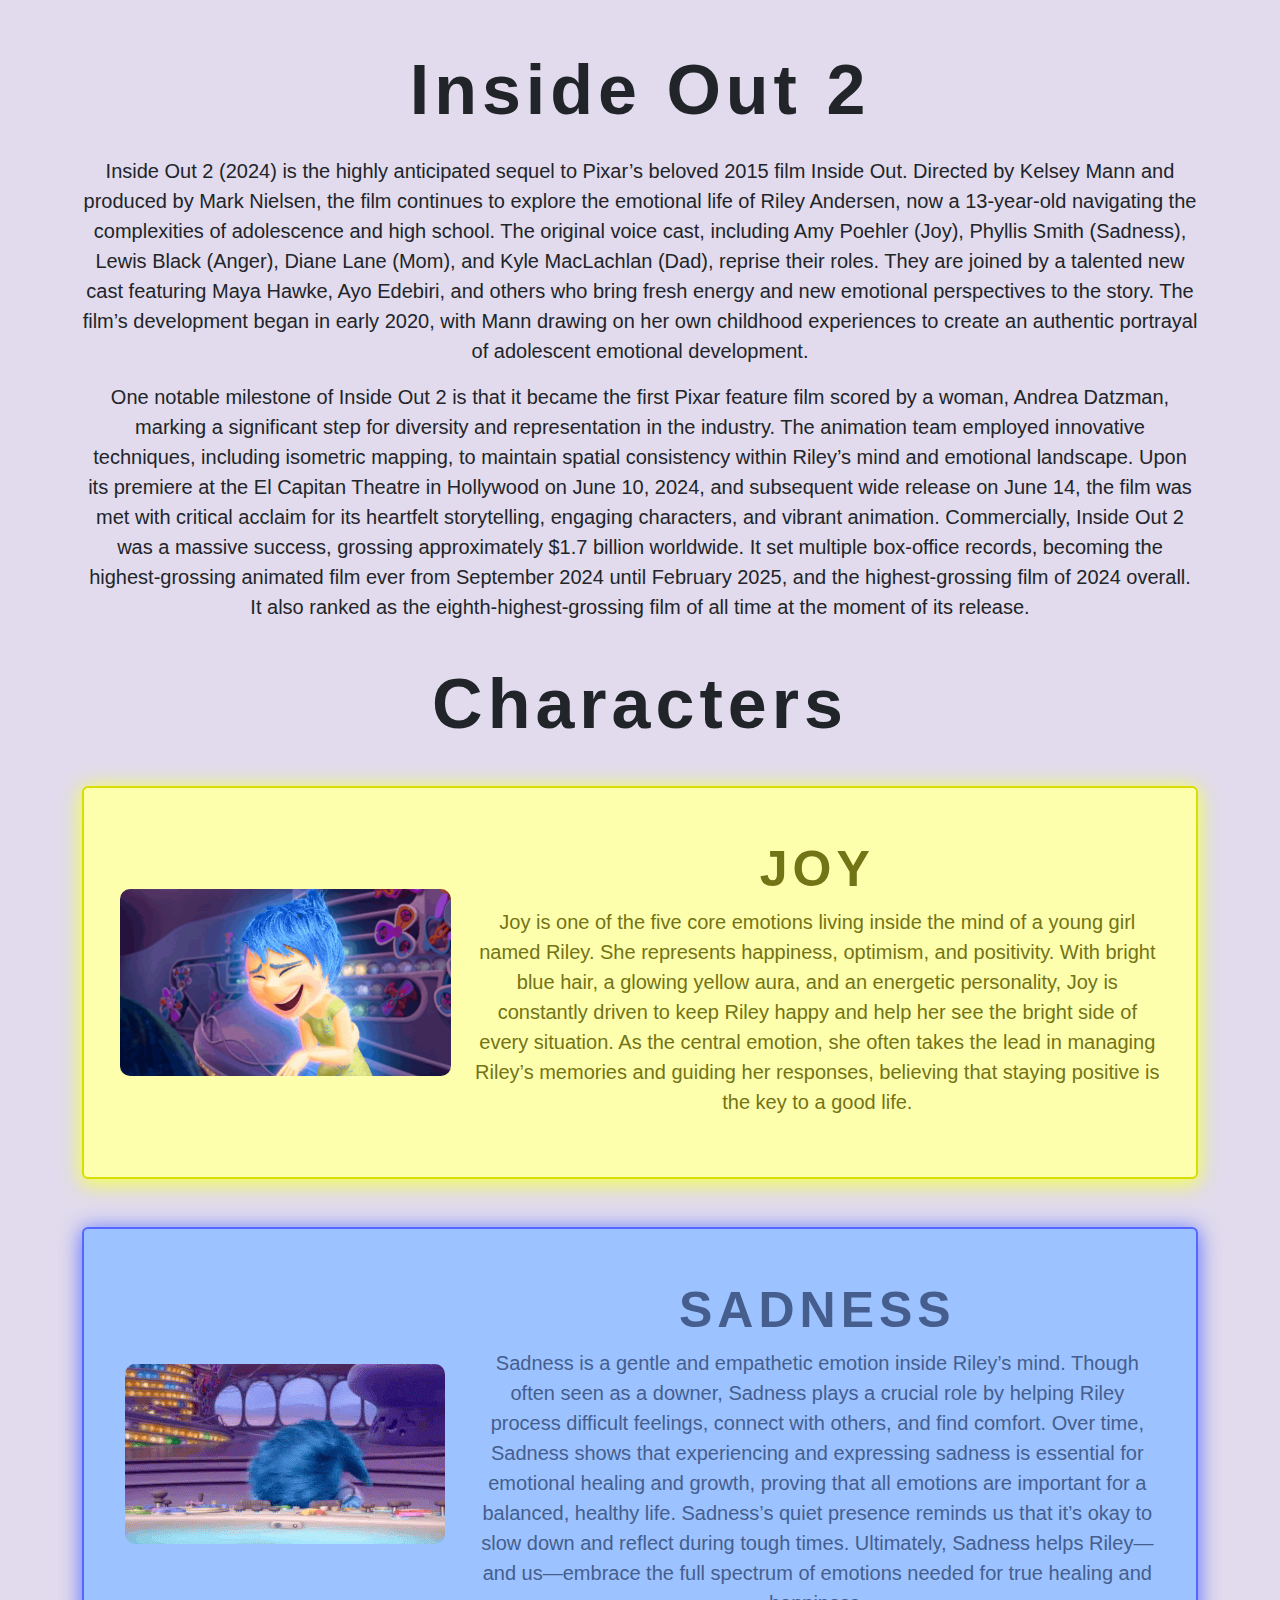
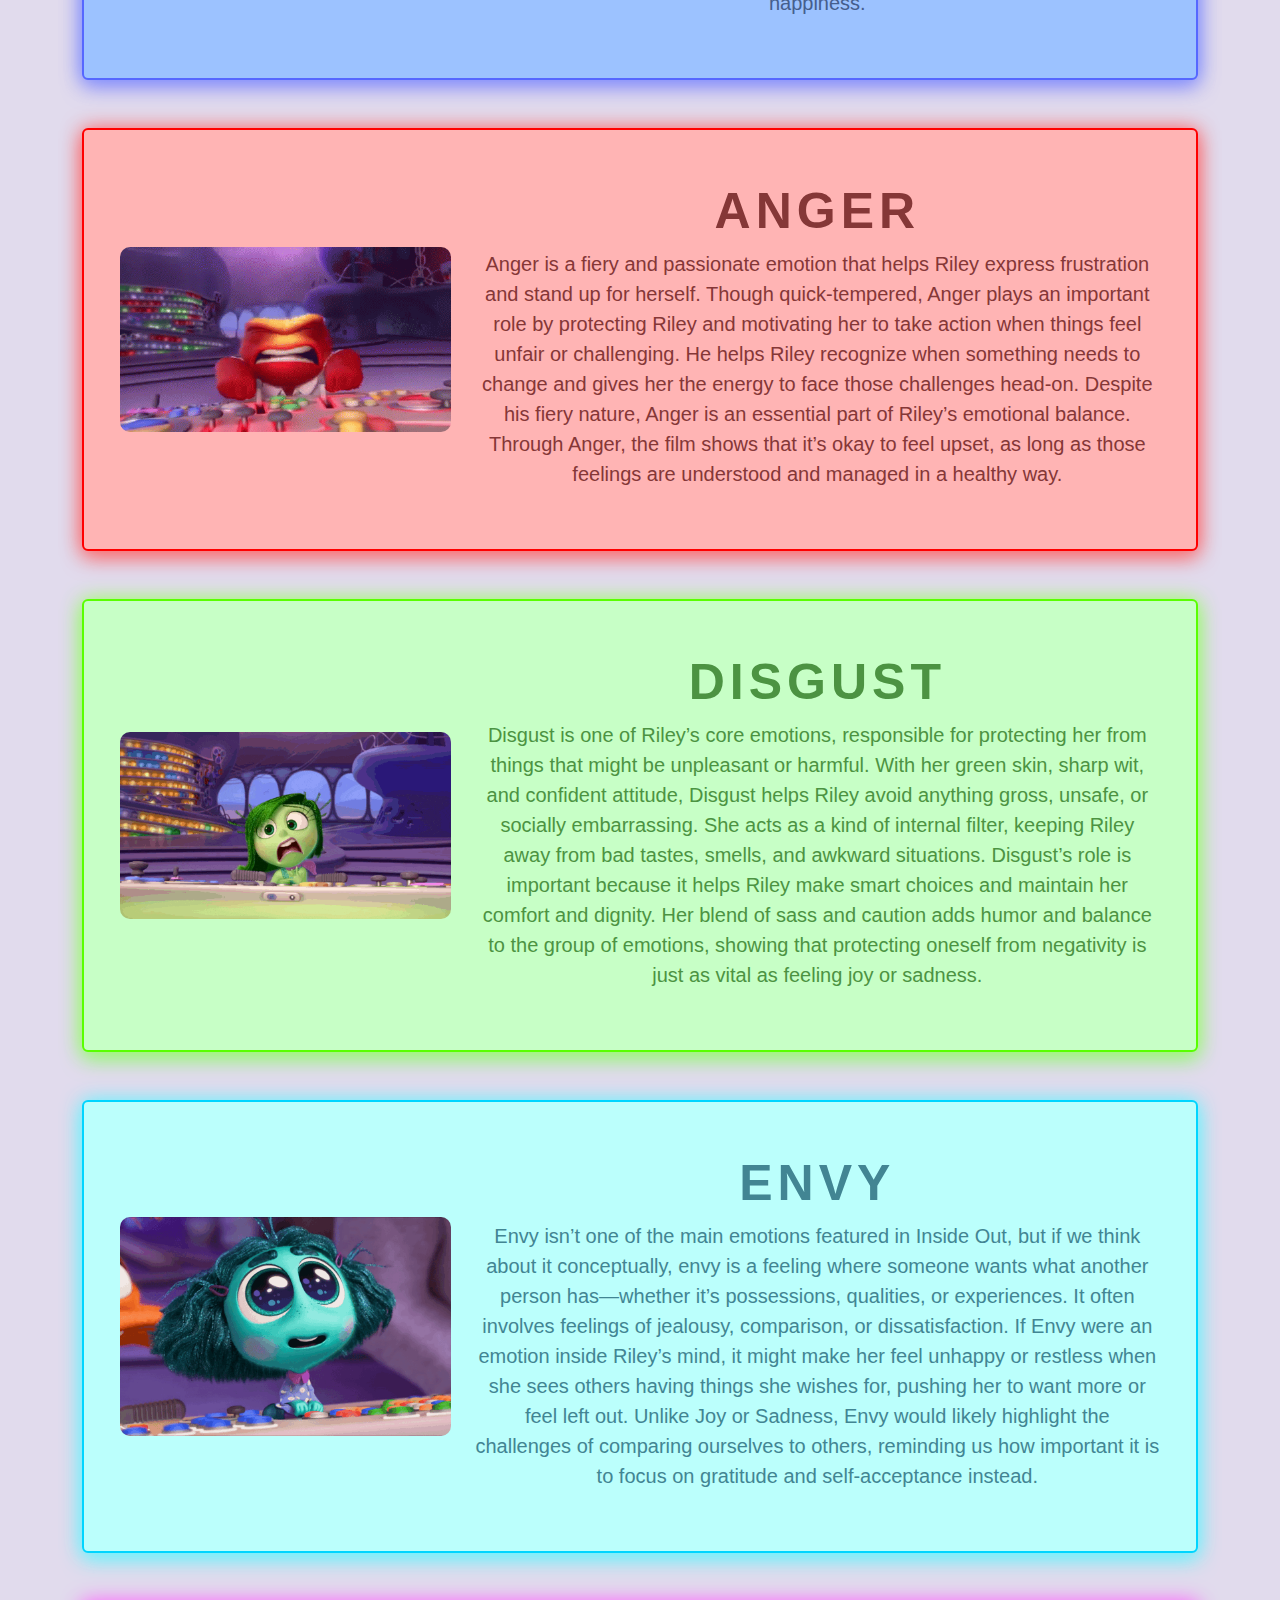
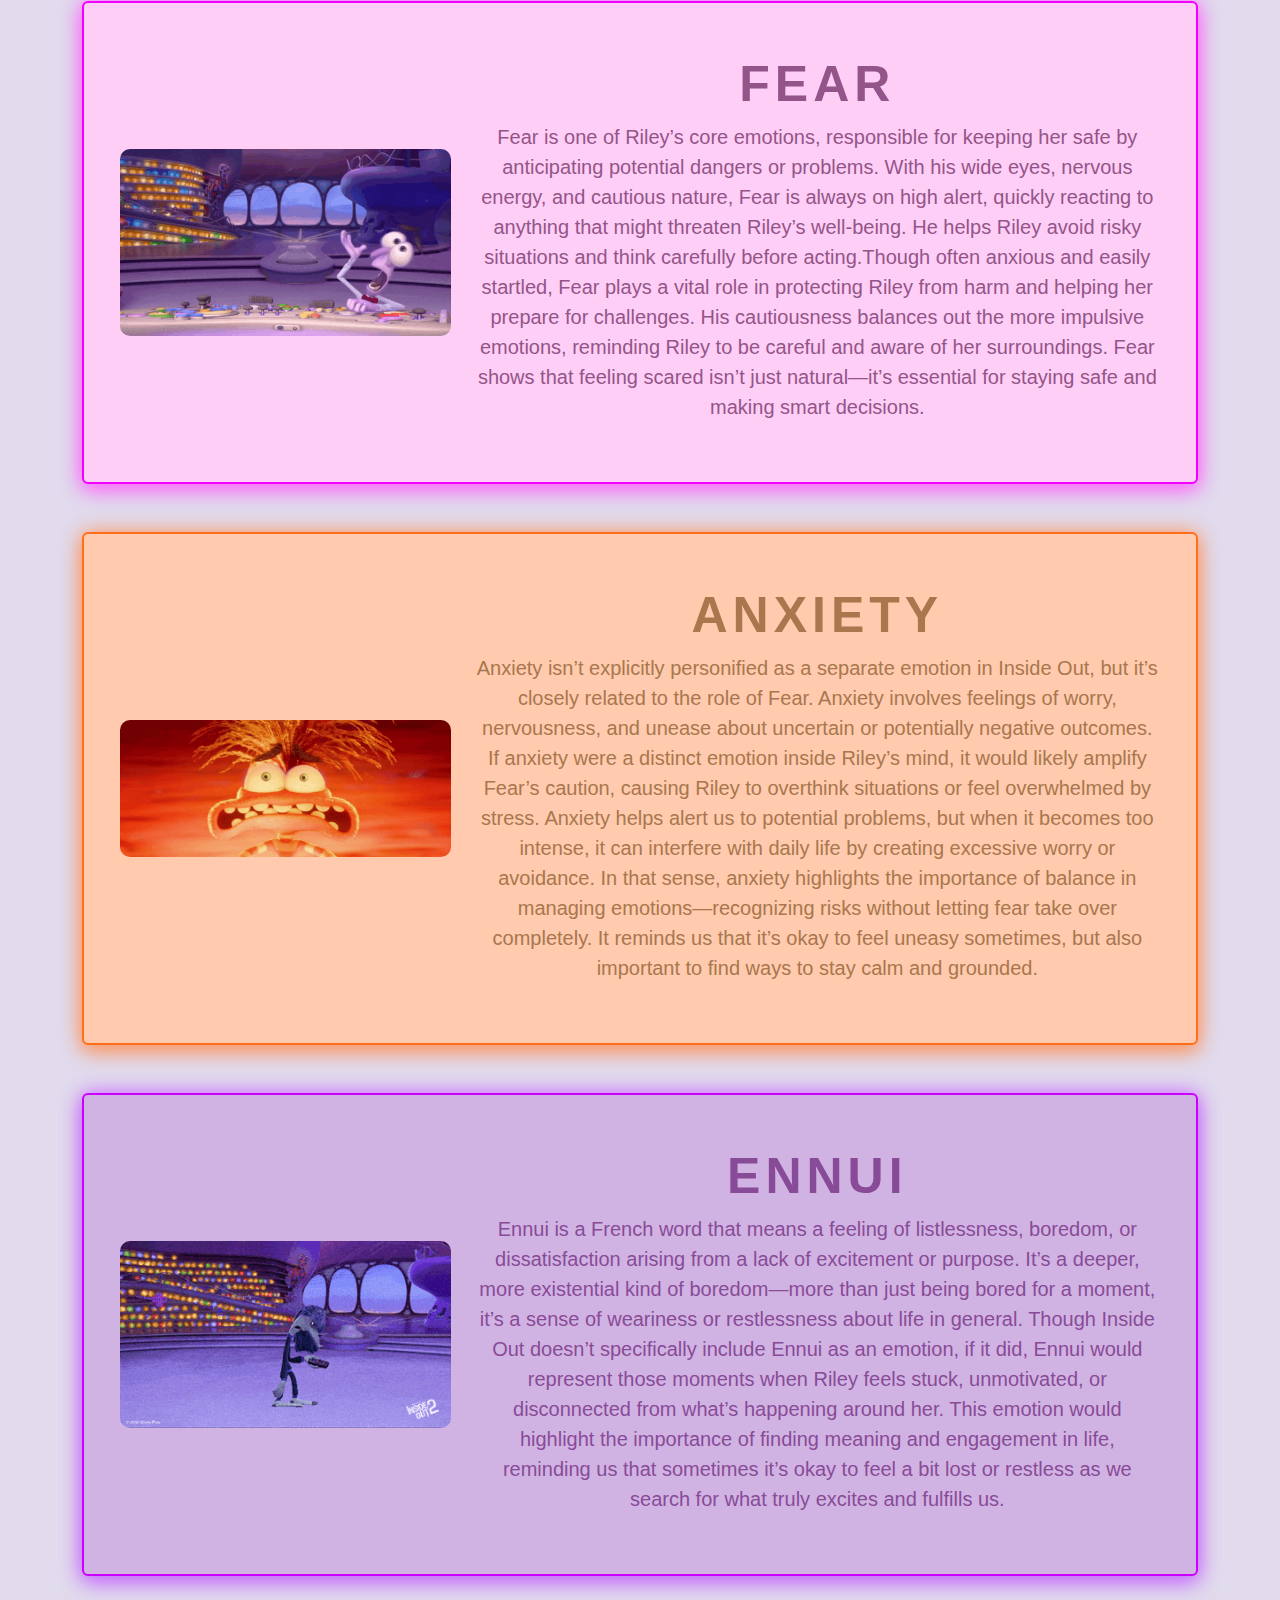
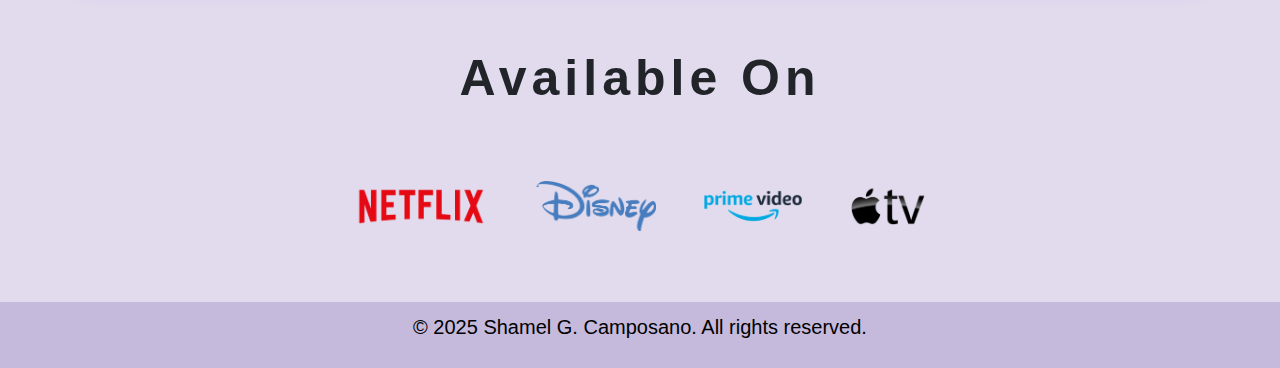
<file: A08/banner.html>
<!DOCTYPE html>
<html>

<head>
  <meta charset="utf-8">
  <meta name="viewport" content="width=device-width, initial-scale=1">
  <link rel="stylesheet" href="style.css" />
  <link rel="stylesheet" href="parallax.css" />
  <link href="https://fonts.cdnfonts.com/css/inside-out-lowercase" rel="stylesheet">
  <link href="https://fonts.cdnfonts.com/css/inside-out" rel="stylesheet">
  <link href="https://cdn.jsdelivr.net/npm/bootstrap@5.3.0/dist/css/bootstrap.min.css" rel="stylesheet" />
  <title>A08 | Parallax</title>
  <link rel="icon" href="img/icon.png">
</head>

<body>
  <section>
    <div class="keyart" id="parallax">
      <div class="keyart_layer parallax" id="keyart-0" data-speed="2"></div>
      <div class="keyart_layer parallax" id="keyart-1" data-speed="5"></div>
      <div class="keyart_layer parallax" id="keyart-2" data-speed="26"></div>
      <div class="keyart_layer parallax" id="keyart-3" data-speed="16"></div>
      <div class="keyart_layer parallax" id="keyart-4" data-speed="26"></div>
      <div class="keyart_layer parallax" id="keyart-5" data-speed="26"></div>
      <div class="keyart_layer parallax" id="keyart-6" data-speed="26"></div>
      <div class="keyart_layer parallax" id="keyart-7" data-speed="26"></div>
      <div class="keyart_layer parallax" id="keyart-8" data-speed="26"></div>
      <div class="keyart_layer parallax" id="keyart-9" data-speed="26"></div>
    </div>
  </section>

  <section class="main-content d-flex justify-content-center align-items-center"
    style="background-color: #E1DBED; min-height: 100vh;">
    <div class="container py-5">
      <div class="row justify-content-center">
        <div class="col-12">
          <h1 class="section-title mb-4 text-center"
            style="font-family: 'Inside Out', sans-serif; font-size: 70px; letter-spacing: 5px;">
            Inside Out 2 </h1>
        </div>
        <div class="col-12 text-center" style="font-family: 'Inside Out Lowercase', sans-serif; font-size: 20px;">
          <p>
            Inside Out 2 (2024) is the highly anticipated sequel to Pixar’s beloved 2015 film Inside Out. Directed by
            Kelsey Mann and produced by Mark Nielsen, the film continues to explore the emotional life of Riley
            Andersen, now a 13-year-old navigating the complexities of adolescence and high school. The original voice
            cast, including Amy Poehler (Joy), Phyllis Smith (Sadness), Lewis Black (Anger), Diane Lane (Mom), and Kyle
            MacLachlan (Dad), reprise their roles. They are joined by a talented new cast featuring Maya Hawke, Ayo
            Edebiri, and others who bring fresh energy and new emotional perspectives to the story. The film’s
            development began in early 2020, with Mann drawing on her own childhood experiences to create an authentic
            portrayal of adolescent emotional development.
          </p>
        </div>
        <div class="col-12 text-center" style="font-family: 'Inside Out Lowercase', sans-serif; font-size: 20px;">
          <p>
            One notable milestone of Inside Out 2 is that it became the first Pixar feature film scored by a woman,
            Andrea Datzman, marking a significant step for diversity and representation in the industry.
            The animation team employed innovative techniques, including isometric mapping, to maintain spatial
            consistency within Riley’s mind and emotional landscape. Upon its premiere at the El Capitan Theatre
            in Hollywood on June 10, 2024, and subsequent wide release on June 14, the film was met with critical
            acclaim for its heartfelt storytelling, engaging characters, and vibrant animation. Commercially, Inside Out
            2 was a massive success, grossing approximately $1.7 billion worldwide. It set multiple box-office records,
            becoming the highest-grossing animated film ever from September 2024 until February 2025, and the
            highest-grossing film of 2024 overall. It also ranked as the eighth-highest-grossing film of all time at the
            moment of its release.
          </p>
        </div>
      </div>
      <div class="text-center mb-3 pt-4">
        <h1 class="title style=" style="font-family: 'Inside Out', sans-serif; font-size: 70px; letter-spacing: 5px;">
          Characters</h1>
      </div>
      <div class="container mb-4 text-center pt-4">
        <div class="row joy-section align-items-center rounded p-4">
          <div class="col-md-4 text-center">
            <img src="img/joy.gif" alt="Joy">
          </div>
          <div class="col-md-8 joy-text">
            <div class="section-title text-center"
              style="font-family: 'Inside Out Lowercase', sans-serif; font-size: 50px; letter-spacing: 5px;">JOY</div>
            <p>
              Joy is one of the five core emotions living inside the mind of a young girl named Riley.
              She represents happiness, optimism, and positivity. With bright blue hair, a glowing yellow aura, and an
              energetic personality, Joy is constantly driven to keep Riley happy and help her see the bright side of
              every situation. As the central emotion, she often takes the lead in managing Riley’s memories and guiding
              her responses, believing that staying positive is the key to a good life.
            </p>
          </div>
        </div>
      </div>
      <div class="container mb-4 pt-4 text-center">
        <div class="row sadness-section align-items-center rounded p-4">
          <div class="col-md-4 text-center">
            <img src="img/sadness.gif" alt="Sadness">
          </div>
          <div class="col-md-8 sadness-text">
            <div class="section-title text-center"
              style="font-family: 'Inside Out Lowercase', sans-serif; font-size: 50px; letter-spacing: 5px;">SADNESS
            </div>
            <p>
              Sadness is a gentle and empathetic emotion inside Riley’s mind. Though often seen as a
              downer, Sadness plays a crucial role by helping Riley process difficult feelings, connect with others, and
              find comfort. Over time, Sadness shows that experiencing and expressing sadness is essential for emotional
              healing and growth, proving that all emotions are important for a balanced, healthy life.
              Sadness’s quiet presence reminds us that it’s okay to slow down and reflect during tough times.
              Ultimately, Sadness helps Riley—and us—embrace the full spectrum of emotions needed for
              true healing and happiness.
            </p>
          </div>
        </div>
      </div>
      <div class="container mb-4 pt-4 text-center">
        <div class="row anger-section align-items-center rounded p-4">
          <div class="col-md-4 text-center">
            <img src="img/anger.gif" alt="Anger">
          </div>
          <div class="col-md-8 anger-text">
            <div class="section-title text-center"
              style="font-family: 'Inside Out Lowercase', sans-serif; font-size: 50px; letter-spacing: 5px;">ANGER</div>
            <p>
              Anger is a fiery and passionate emotion that helps Riley express frustration and stand up
              for herself. Though quick-tempered, Anger plays an important role by protecting Riley and motivating her
              to take action when things feel unfair or challenging. He helps Riley recognize when something needs to
              change and gives her the energy to face those challenges head-on. Despite his fiery nature, Anger is an
              essential part of Riley’s emotional balance. Through Anger, the film shows that it’s okay to feel upset,
              as long as those feelings are understood and managed in a healthy way.
            </p>
          </div>
        </div>
      </div>
      <div class="container mb-4 pt-4 text-center">
        <div class="row disgust-section align-items-center rounded p-4">
          <div class="col-md-4 text-center">
            <img src="img/disgust.gif" alt="Disgust">
          </div>
          <div class="col-md-8 disgust-text">
            <div class="section-title text-center"
              style="font-family: 'Inside Out Lowercase', sans-serif; font-size: 50px; letter-spacing: 5px;">DISGUST
            </div>
            <p>
              Disgust is one of Riley’s core emotions, responsible for protecting her from things that
              might be unpleasant or harmful. With her green skin, sharp wit, and confident attitude, Disgust helps
              Riley avoid anything gross, unsafe, or socially embarrassing. She acts as a kind of internal filter,
              keeping Riley away from bad tastes, smells, and awkward situations. Disgust’s role is important because it
              helps Riley make smart choices and maintain her comfort and dignity. Her blend of sass and caution adds
              humor and balance to the group of emotions, showing that protecting oneself from negativity is just as
              vital as feeling joy or sadness.
            </p>
          </div>
        </div>
      </div>
      <div class="container mb-4 pt-4 text-center">
        <div class="row envy-section align-items-center rounded p-4">
          <div class="col-md-4 text-center">
            <img src="img/envy.gif" alt="Envy">
          </div>
          <div class="col-md-8 envy-text">
            <div class="section-title text-center"
              style="font-family: 'Inside Out Lowercase', sans-serif; font-size: 50px; letter-spacing: 5px;">ENVY</div>
            <p>
              Envy isn’t one of the main emotions featured in Inside Out, but if we think about it conceptually, envy is
              a feeling where someone wants what another person has—whether it’s possessions, qualities, or experiences.
              It often involves feelings of jealousy, comparison, or dissatisfaction.
              If Envy were an emotion inside Riley’s mind, it might make her feel unhappy or restless when she sees
              others having things she wishes for, pushing her to want more or feel left out. Unlike Joy or Sadness,
              Envy would likely highlight the challenges of comparing ourselves to others, reminding us how important it
              is to focus on gratitude and self-acceptance instead.
            </p>
          </div>
        </div>
      </div>
      <div class="container mb-4 pt-4 text-center">
        <div class="row fear-section align-items-center rounded p-4">
          <div class="col-md-4 text-center">
            <img src="img/fear.gif" alt="Fear">
          </div>
          <div class="col-md-8 fear-text">
            <div class="section-title text-center"
              style="font-family: 'Inside Out Lowercase', sans-serif; font-size: 50px; letter-spacing: 5px;">FEAR</div>
            <p>
              Fear is one of Riley’s core emotions, responsible for keeping her safe by anticipating
              potential dangers or problems. With his wide eyes, nervous energy, and cautious nature, Fear is always on
              high alert, quickly reacting to anything that might threaten Riley’s well-being. He helps Riley avoid
              risky situations and think carefully before acting.Though often anxious and easily startled, Fear plays a
              vital role in protecting Riley from harm and helping her prepare for challenges. His cautiousness balances
              out the more impulsive emotions, reminding Riley to be careful and aware of her surroundings. Fear shows
              that feeling scared isn’t just natural—it’s essential for staying safe and making smart decisions.
            </p>
          </div>
        </div>
      </div>
      <div class="container mb-4 pt-4 text-center">
        <div class="row anxiety-section align-items-center rounded p-4">
          <div class="col-md-4 text-center">
            <img src="img/anxiety.gif" alt="Anxiety">
          </div>
          <div class="col-md-8 anxiety-text">
            <div class="section-title text-center"
              style="font-family: 'Inside Out Lowercase', sans-serif; font-size: 50px; letter-spacing: 5px;">ANXIETY
            </div>
            <p>
              Anxiety isn’t explicitly personified as a separate emotion in Inside Out, but it’s closely related to the
              role of Fear. Anxiety involves feelings of worry, nervousness, and unease about uncertain or potentially
              negative outcomes. If anxiety were a distinct emotion inside Riley’s mind, it would likely amplify Fear’s
              caution, causing Riley to overthink situations or feel overwhelmed by stress.
              Anxiety helps alert us to potential problems, but when it becomes too intense, it can interfere with daily
              life by creating excessive worry or avoidance. In that sense, anxiety highlights the importance of balance
              in managing emotions—recognizing risks without letting fear take over completely. It reminds us that it’s
              okay to feel uneasy sometimes, but also important to find ways to stay calm and grounded.
            </p>
          </div>
        </div>
      </div>
      <div class="container mb-4 pt-4 text-center">
        <div class="row ennui-section align-items-center rounded p-4">
          <div class="col-md-4 text-center">
            <img src="img/ennui.gif" alt="Ennui">
          </div>
          <div class="col-md-8 ennui-text">
            <div class="section-title text-center"
              style="font-family: 'Inside Out Lowercase', sans-serif; font-size: 50px; letter-spacing: 5px;">ENNUI</div>
            <p>
              Ennui is a French word that means a feeling of listlessness, boredom, or dissatisfaction arising from a
              lack of excitement or purpose. It’s a deeper, more existential kind of boredom—more than just being bored
              for a moment, it’s a sense of weariness or restlessness about life in general.
              Though Inside Out doesn’t specifically include Ennui as an emotion, if it did, Ennui would represent those
              moments when Riley feels stuck, unmotivated, or disconnected from what’s happening around her. This
              emotion would highlight the importance of finding meaning and engagement in life, reminding us that
              sometimes it’s okay to feel a bit lost or restless as we search for what truly excites and fulfills us.
            </p>
          </div>
        </div>
      </div>
      <div class="text-center my-5">
        <h1 class="title pt-4 pb-4"
          style="font-family: 'Inside Out Lowercase', sans-serif; font-size: 50px; letter-spacing: 5px;">
          Available On</h1>
        <div class="row justify-content-center mt-4">
          <div class="col-auto d-flex flex-wrap justify-content-center align-items-center gap-3">
            <a href="https://www.netflix.com/ph-en/" target="_blank" class="mx-3 mb-3">
              <img src="img/Netflix.png" alt="Netflix" class="img-fluid watch-logo" style="max-height: 40px;">
            </a>
            <a href="https://www.disneyplus.com" target="_blank" class="mx-3 mb-3">
              <img src="img/Disney+.png" alt="Disney+" class="img-fluid watch-logo" style="max-height: 50px;">
            </a>
            <a href="https://www.primevideo.com" target="_blank" class="mx-3 mb-3">
              <img src="img/PrimeVideo.png" alt="PrimeVideo" class="img-fluid watch-logo" style="max-height: 100px;">
            </a>
            <a href="https://tv.apple.com" target="_blank" class="mx-3 mb-3">
              <img src="img/AppleTV.png" alt="AppleTV" class="img-fluid watch-logo" style="max-height: 40px;">
            </a>
          </div>
        </div>
        <footer class="container-fluid">
          <p>© 2025 Shamel G. Camposano. All rights reserved.</p>
        </footer>
  </section>

  <script src="https://ajax.googleapis.com/ajax/libs/jquery/2.1.3/jquery.min.js"></script>
  <script type="text/javascript" src="js/parallax.js"></script>
</body>

</html>
</file>
<file: A08/style.css>
@import url('https://fonts.cdnfonts.com/css/inside-out-lowercase');

* {
	margin: 0;
	padding: 0;
}

.title {
	font-family: 'Inside Out', sans-serif;
	font-weight: bold;
	text-align: center;
}

.section-title {
	font-weight: bold;
	font-size: 2rem;
}

img {
	max-width: 100%;
	max-height: fit-content;
	border-radius: 10px;
}

.joy-section,
.joy-text {
	font-family: 'Inside Out Lowercase', sans-serif;
	background-color: #feffad;
	color: rgb(115, 116, 22);
	padding: 20px;
	font-size: 20px;
}

.joy-section,
.joy-hover {
	box-shadow: 0 0 20px rgba(244, 255, 97, 0.9), 0 8px 20px rgba(243, 255, 79, 0.6);
	border: 2px solid #d9dd01;
}

.sadness-section,
.sadness-text {
	font-family: 'Inside Out Lowercase', sans-serif;
	background-color: #9cc2ff;
	color: rgb(69, 94, 141);
	padding: 20px;
	font-size: 20px;
}

.sadness-section,
.sadness-hover {
	box-shadow: 0 0 20px rgba(116, 137, 255, 0.9), 0 8px 20px rgba(112, 114, 255, 0.6);
	border: 2px solid #5667ff;
}

.anxiety-section,
.anxiety-text {
	font-family: 'Inside Out Lowercase', sans-serif;
	background-color: #ffcaad;
	color: rgb(168, 119, 78);
	padding: 20px;
	font-size: 20px;
}

.anxiety-section,
.anxiety-hover {
	box-shadow: 0 0 20px rgba(255, 152, 96, 0.9), 0 8px 20px rgba(255, 127, 58, 0.6);
	border: 2px solid #ff6f1b;
}

.anger-section,
.anger-text {
	font-family: 'Inside Out Lowercase', sans-serif;
	background-color: #ffb4b4;
	color: rgb(133, 55, 55);
	padding: 20px;
	font-size: 20px;
}

.anger-section,
.anger-hover {
	box-shadow: 0 0 20px rgba(255, 98, 98, 0.9), 0 8px 20px rgba(255, 79, 79, 0.6);
	border: 2px solid #ff0000;
}

.disgust-section,
.disgust-text {
	font-family: 'Inside Out Lowercase', sans-serif;
	background-color: #c7ffc6;
	color: rgb(76, 147, 66);
	padding: 20px;
	font-size: 20px;
}

.disgust-section,
.disgust-hover {
	box-shadow: 0 0 20px rgba(158, 255, 97, 0.9), 0 8px 20px rgba(108, 255, 79, 0.6);
	border: 2px solid #59ff00;
}

.envy-section,
.envy-text {
	font-family: 'Inside Out Lowercase', sans-serif;
	background-color: #bbfffc;
	color: rgb(66, 133, 147);
	padding: 20px;
	font-size: 20px;
}

.envy-section,
.envy-hover {
	box-shadow: 0 0 20px rgba(97, 242, 255, 0.9), 0 8px 20px rgba(79, 252, 255, 0.6);
	border: 2px solid #00d5ff;
}

.fear-section,
.fear-text {
	font-family: 'Inside Out Lowercase', sans-serif;
	background-color: #ffcef6;
	color: rgb(147, 85, 137);
	padding: 20px;
	font-size: 20px;
}

.fear-section,
.fear-hover {
	box-shadow: 0 0 20px rgba(255, 97, 255, 0.9), 0 8px 20px rgba(255, 79, 249, 0.6);
	border: 2px solid #f200ff;
}

.ennui-section,
.ennui-text {
	font-family: 'Inside Out Lowercase', sans-serif;
	background-color: #d1b3e3;
	color: rgb(136, 75, 151);
	padding: 20px;
	font-size: 20px;
}

.ennui-section,
.ennui-hover {
	box-shadow: 0 0 20px rgba(202, 97, 255, 0.9), 0 8px 20px rgba(185, 79, 255, 0.6);
	border: 2px solid #cc00ff;
}

footer {
	font-family: 'Inside Out Lowercase', sans-serif;
	font-size: 20px;
	width: 100%;
	position: absolute;
	bottom: 0;
	left: 0;
	background-color: #C5B9DC;
	color: rgb(0, 0, 0);
	padding: 10px;
	text-align: center;
}
</file>
<file: A08/parallax.css>
<<<<<<< HEAD
/* PARALLAX.CSS */
/*CSS created by Christopher Jay De Claro*/
/*github.com/cjdeclaro*/

/*Key Art default settings*/

.keyart,
.keyart_layer {
	height: 1000px;
}

.keyart {
	position: relative;
	z-index: 10;
}

.keyart_layer {
	background-position: bottom center;
	background-size: auto 1038px;
	background-repeat: repeat-x;
	width: 100%;
	position: absolute;
}

.keyart_layer.parallax {
	position: fixed;
}

.main-content {
	width: 100%;
	position: absolute;
	z-index: 200;
}

/*ADD OR REMOVE LAYERS AS NEEDED*/

#keyart-0 {
	background-image: url(img/parallax0.png);
}

#keyart-1 {
	background-image: url(img/parallax1.png);
}

#keyart-2 {
	background-image: url(img/parallax2.png);
}

#keyart-3 {
	background-image: url(img/parallax3.png);
}

#keyart-4 {
	background-image: url(img/parallax4.png);
}

#keyart-5 {
	background-image: url(img/parallax5.png);
}

#keyart-6 {
	background-image: url(img/parallax6.png);
}

#keyart-7 {
	background-image: url(img/parallax7.png);
}

#keyart-9 {
	background-image: url(img/parallax8.png);
}

#keyart-8 {
	background-image: url(img/parallax9.png);
}

#keyart-scrim {
	opacity: 0;
=======
/* PARALLAX.CSS */
/*CSS created by Christopher Jay De Claro*/
/*github.com/cjdeclaro*/

/*Key Art default settings*/

.keyart,
.keyart_layer {
	height: 1000px;
}

.keyart {
	position: relative;
	z-index: 10;
}

.keyart_layer {
	background-position: bottom center;
	background-size: auto 1038px;
	background-repeat: repeat-x;
	width: 100%;
	position: absolute;
}

.keyart_layer.parallax {
	position: fixed;
}

.main-content {
	width: 100%;
	position: absolute;
	z-index: 200;
}

/*ADD OR REMOVE LAYERS AS NEEDED*/

#keyart-0 {
	background-image: url(img/parallax0.png);
}

#keyart-1 {
	background-image: url(img/parallax1.png);
}

#keyart-2 {
	background-image: url(img/parallax2.png);
}

#keyart-3 {
	background-image: url(img/parallax3.png);
}

#keyart-4 {
	background-image: url(img/parallax4.png);
}

#keyart-5 {
	background-image: url(img/parallax5.png);
}

#keyart-6 {
	background-image: url(img/parallax6.png);
}

#keyart-7 {
	background-image: url(img/parallax7.png);
}

#keyart-9 {
	background-image: url(img/parallax8.png);
}

#keyart-8 {
	background-image: url(img/parallax9.png);
}

#keyart-scrim {
	opacity: 0;
>>>>>>> 99bc04956fb01c8fe6467cf8c02c0f11e2d575ca
}
</file>
